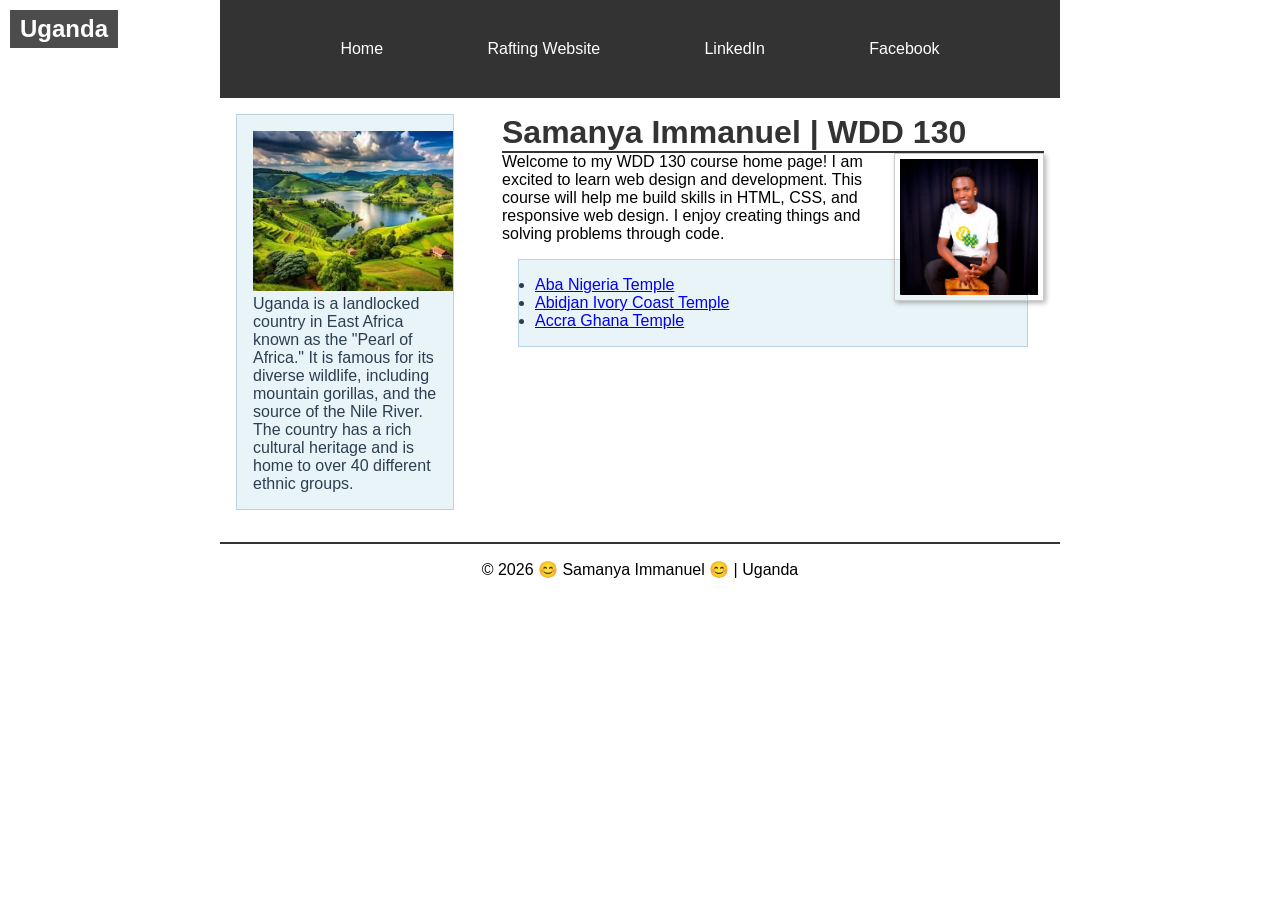
<file: index.html>
<!DOCTYPE html>
<html lang="en">

<head>
    <meta charset="UTF-8">
    <meta name="viewport" content="width=device-width, initial-scale=1.0">
    <meta name="description" content="Samanya Immanuel WDD 130 course home page - Learn web design and development, HTML, CSS, and responsive web design.">
    <meta name="author" content="Samanya Immanuel">
    <title> SAMANAYA IMMANUEL| WDD 130</title>
    <link rel="stylesheet" href="styles/styles.css">
</head>

<body>
    <header>
        <nav>
            <a href="#">Home</a>
            <a href="wwr/">Rafting Website</a>
            <a href="https://linkedin.com" target="_blank" rel="noopener">LinkedIn</a>
            <a href="https://facebook.com" target="_blank" rel="noopener">Facebook</a>
        </nav>
    </header>
    <div class="grid">
        <main>
            <h1>Samanya Immanuel | WDD 130</h1>
            <img src="week01/images/profile.jpg" alt="Profile picture of Samaya Immanuel" width="200">
            <p>Welcome to my WDD 130 course home page! I am excited to learn web design and development.
                This course will help me build skills in HTML, CSS, and responsive web design. I enjoy
                creating things and solving problems through code.</p>
            <ul class="box">
                <li><a href="https://www.churchofjesuschrist.org/temples/details/aba-nigeria-temple?lang=eng" target="_blank" rel="noopener">Aba Nigeria Temple</a></li>
                <li><a href="https://www.churchofjesuschrist.org/temples/details/abidjan-ivory-coast-temple?lang=eng" target="_blank" rel="noopener">Abidjan Ivory Coast Temple</a></li>
                <li><a href="https://www.churchofjesuschrist.org/temples/details/accra-ghana-temple?lang=eng" target="_blank" rel="noopener">Accra Ghana Temple</a></li>
            </ul>
        </main>
        <aside class="box">
            <h2>Uganda</h2>
            <img src="images/images.webp" alt="Uganda" width="200">
            <p>Uganda is a landlocked country in East Africa known as the "Pearl of Africa." It is famous for its diverse wildlife, including mountain gorillas, and the source of the Nile River. The country has a rich cultural heritage and is home to over 40 different ethnic groups.</p>
        </aside>
    </div>
    <footer>
        <p>&copy; 2026 😊 Samanya Immanuel 😊 | Uganda</p>
    </footer>
</body>

</html>
</file>
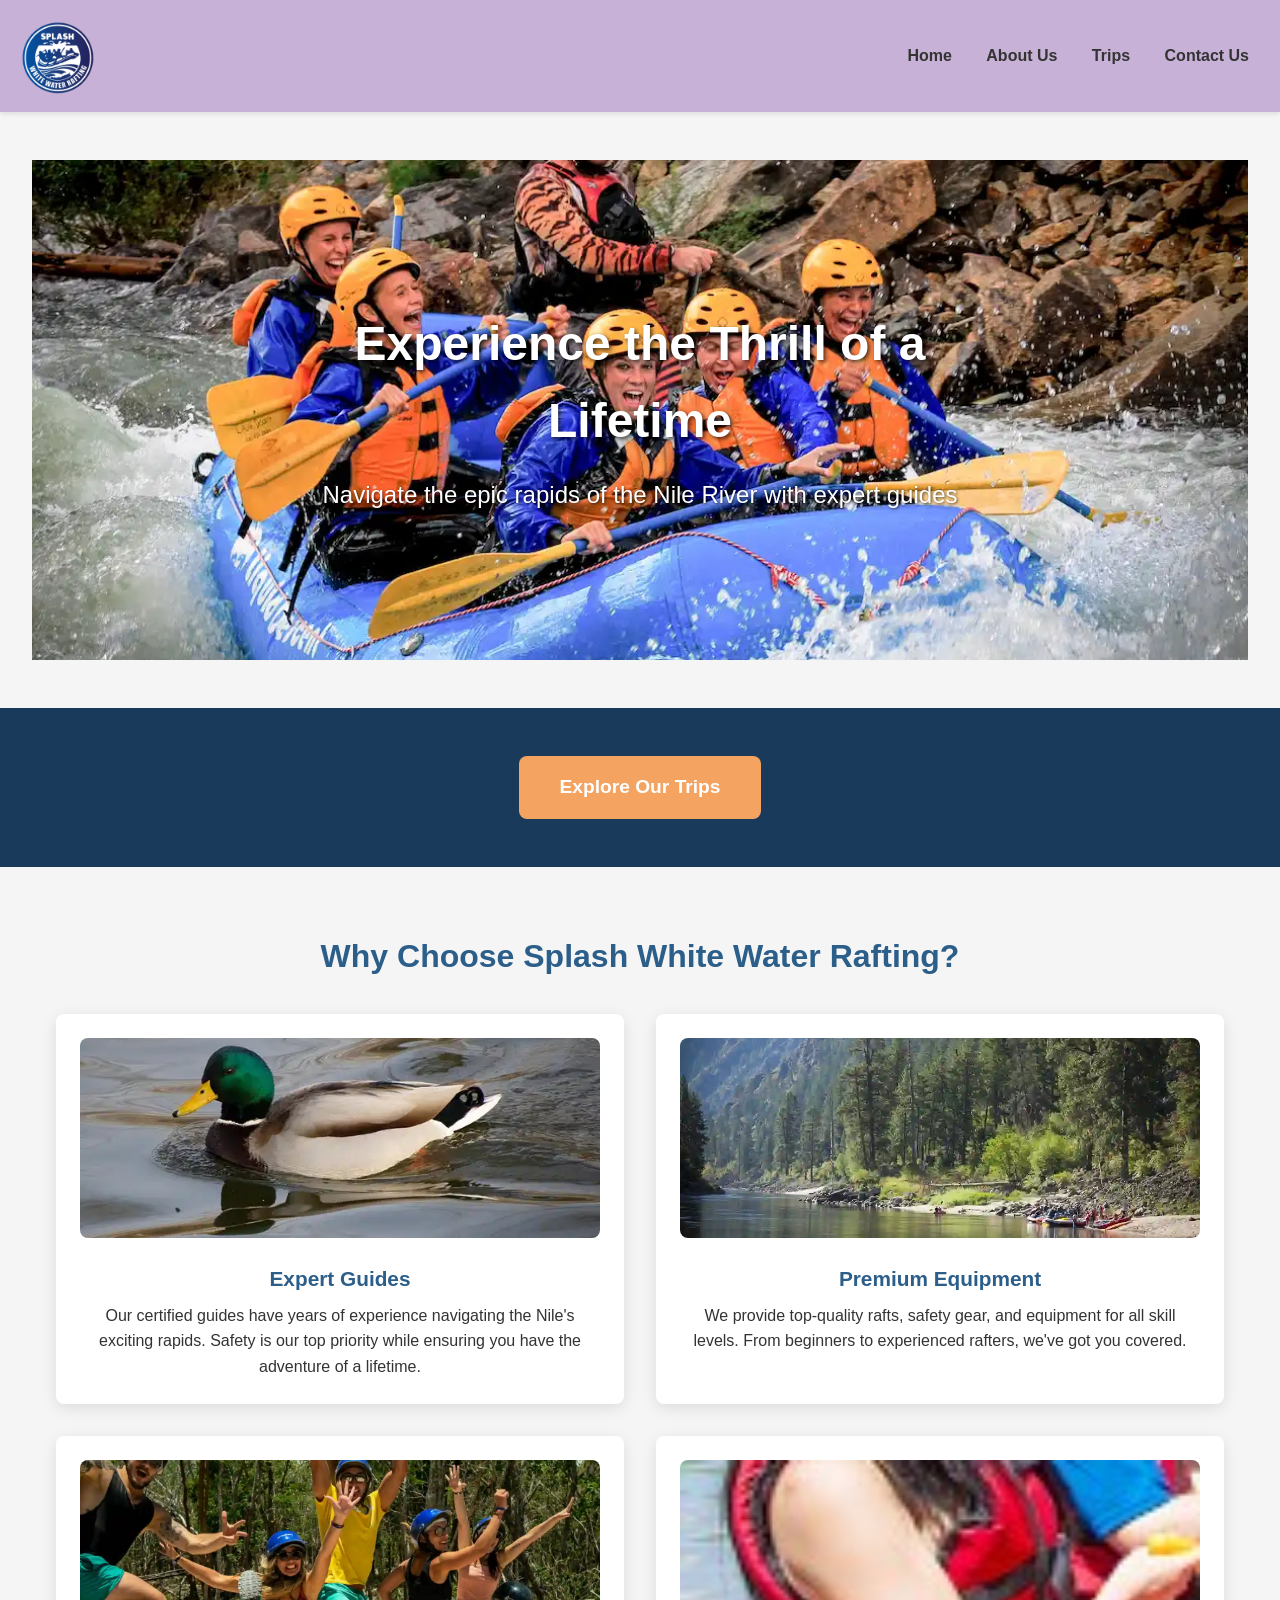
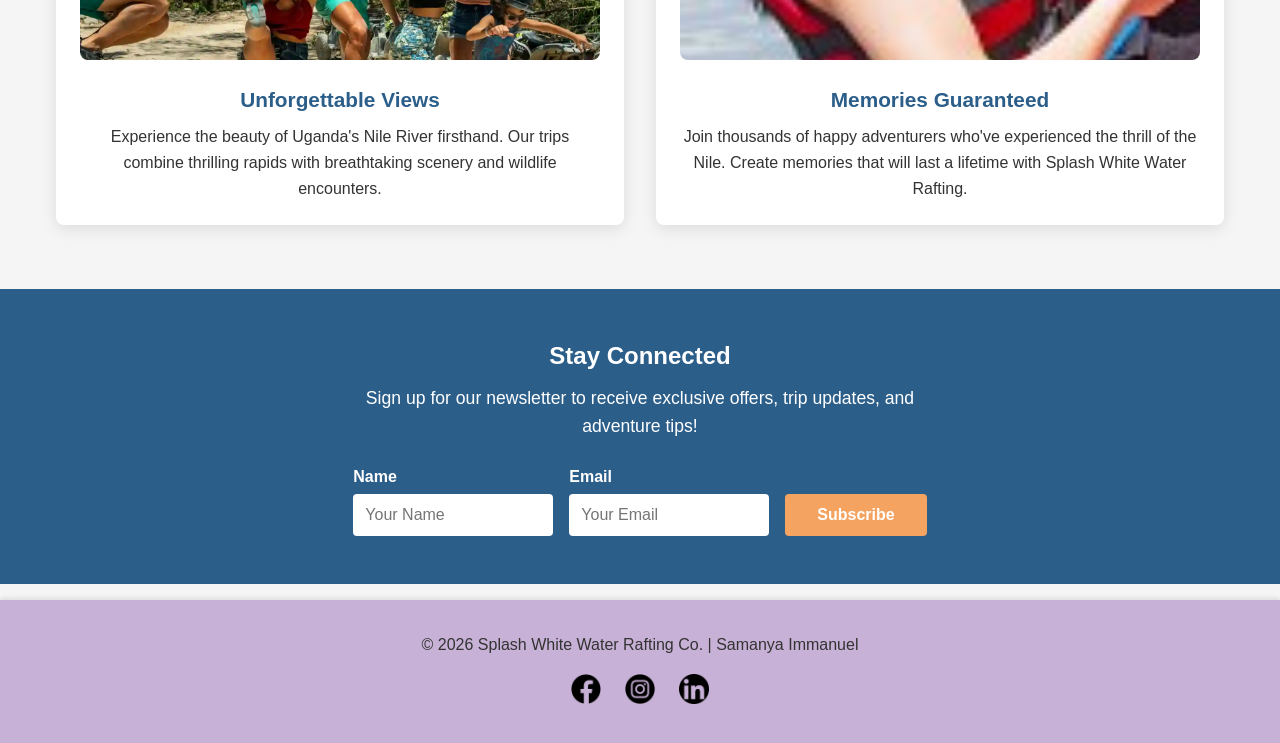
<file: wwr/index.html>
<!DOCTYPE html>
<html lang="en-US">
<head>
    <meta charset="UTF-8">
    <meta name="viewport" content="width=device-width, initial-scale=1.0">
    <meta name="description" content="Splash White Water Rafting Co. offers thrilling adventures on the Nile River in Jinja, Uganda. Book your exciting white water rafting trip today!">
    <meta name="author" content="Samanya Immanuel">
    <title>Home | Splash White Water Rafting Co.</title>
    <link rel="stylesheet" href="styles/rafting.css">
</head>
<body>
    <header>
        <img src="images/z-splash.png" alt="Splash White Water Rafting Logo" width="80">
        <nav>
            <a href="index.html">Home</a>
            <a href="about.html">About Us</a>
            <a href="trips.html">Trips</a>
            <a href="contact.html">Contact Us</a>
        </nav>
    </header>
    
    <main>
        <!-- Hero Section with Full-Width Image and Positioned Heading -->
        <section class="hero-home">
            <img src="images/hero.webp" alt="White water rafting adventure on the Nile River">
            <div class="hero-content">
                <h1>Experience the Thrill of a Lifetime</h1>
                <p>Navigate the epic rapids of the Nile River with expert guides</p>
            </div>
        </section>
        
        <!-- Call to Action -->
        <section class="cta-section">
            <a href="trips.html" class="cta-button">Explore Our Trips</a>
        </section>
        
        <!-- CSS Grid Section with Images and Content -->
        <section class="grid-section">
            <h2>Why Choose Splash White Water Rafting?</h2>
            <div class="grid-container">
                <div class="grid-item">
                    <img src="images/bird.webp" alt="Experienced rafting guides">
                    <h3>Expert Guides</h3>
                    <p>Our certified guides have years of experience navigating the Nile's exciting rapids. Safety is our top priority while ensuring you have the adventure of a lifetime.</p>
                </div>
                <div class="grid-item">
                    <img src="images/img.webp" alt="Premium rafting equipment">
                    <h3>Premium Equipment</h3>
                    <p>We provide top-quality rafts, safety gear, and equipment for all skill levels. From beginners to experienced rafters, we've got you covered.</p>
                </div>
                <div class="grid-item">
                    <img src="images/image.webp" alt="Stunning Nile River views">
                    <h3>Unforgettable Views</h3>
                    <p>Experience the beauty of Uganda's Nile River firsthand. Our trips combine thrilling rapids with breathtaking scenery and wildlife encounters.</p>
                </div>
                <div class="grid-item">
                    <img src="images/happy-client.jpg" alt="Satisfied customers">
                    <h3>Memories Guaranteed</h3>
                    <p>Join thousands of happy adventurers who've experienced the thrill of the Nile. Create memories that will last a lifetime with Splash White Water Rafting.</p>
                </div>
            </div>
        </section>
        
        <!-- Newsletter Signup -->
        <section class="newsletter-section">
            <div class="newsletter-content">
                <h2>Stay Connected</h2>
                <p>Sign up for our newsletter to receive exclusive offers, trip updates, and adventure tips!</p>
                <form class="newsletter-form" action="#" method="post">
                    <div class="newsletter-field">
                        <label for="newsletter-name">Name</label>
                        <input type="text" id="newsletter-name" name="name" placeholder="Your Name" required>
                    </div>
                    <div class="newsletter-field">
                        <label for="newsletter-email">Email</label>
                        <input type="email" id="newsletter-email" name="email" placeholder="Your Email" required>
                    </div>
                    <button type="submit">Subscribe</button>
                </form>
            </div>
        </section>
    </main>
    
    <footer>
        <p>&copy; 2026 Splash White Water Rafting Co. | Samanya Immanuel</p>
        <nav class="socialmedia">
            <a href="#"><img src="images/facebook.png" alt="Facebook"></a>
            <a href="#"><img src="images/instagram.png" alt="Instagram"></a>
            <a href="#"><img src="images/linkedin.png" alt="LinkedIn"></a>
        </nav>
    </footer>
</body>
</html>
</file>
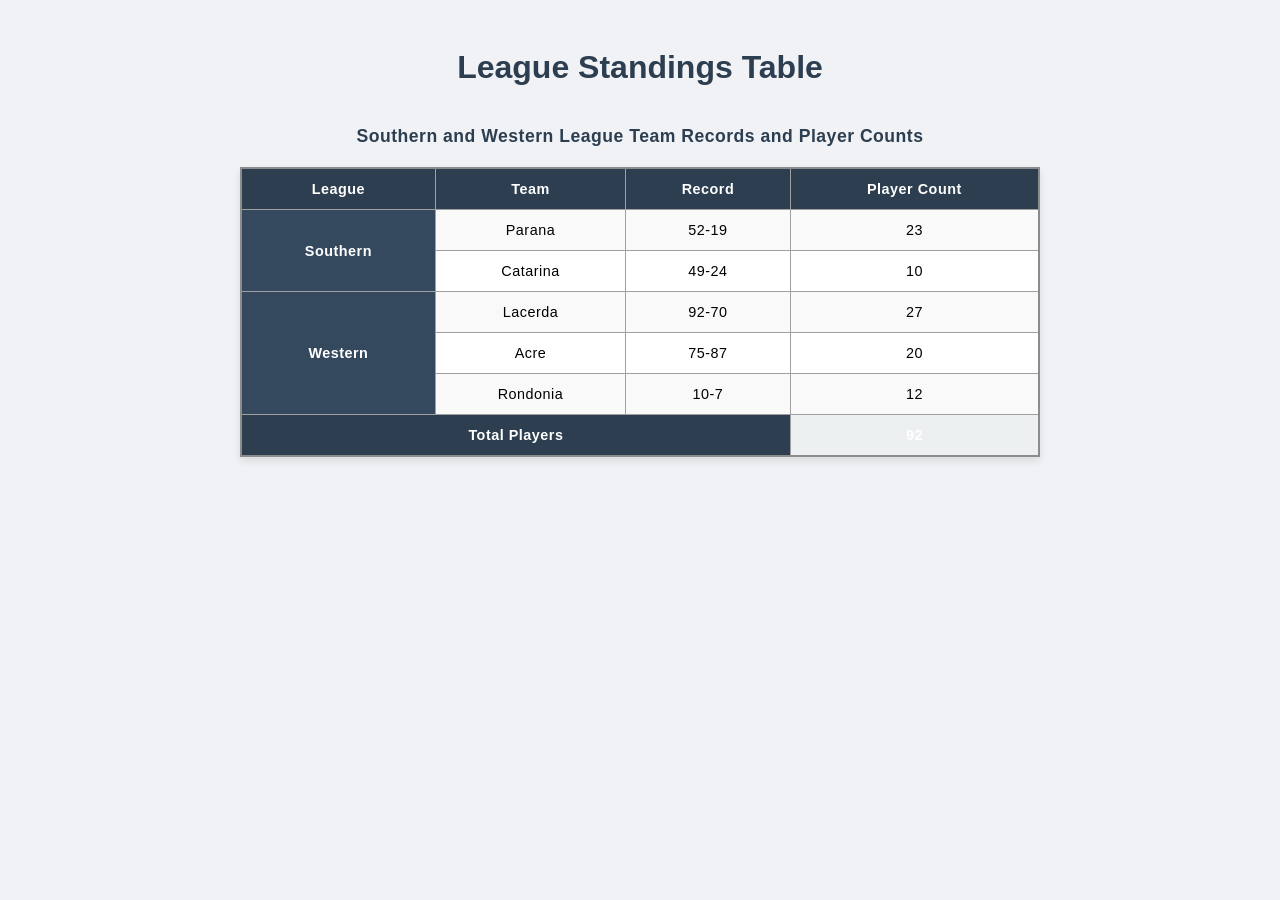
<file: week05/table.html>
<!DOCTYPE html>
<html lang="en">

<head>
    <meta charset="UTF-8">
    <meta name="viewport" content="width=device-width, initial-scale=1.0">
    <title>Table Exercise</title>
    <link rel="stylesheet" href="styles/table.css">
</head>

<body>
    <h1>League Standings Table</h1>
    <table>
        <caption>Southern and Western League Team Records and Player Counts</caption>
        <thead>
            <tr>
                <th>League</th>
                <th>Team</th>
                <th>Record</th>
                <th>Player Count</th>
            </tr>
        </thead>
        <tbody>
            <tr>
                <th rowspan="2">Southern</th>
                <td>Parana</td>
                <td>52-19</td>
                <td>23</td>
            </tr>
            <tr>
                <td>Catarina</td>
                <td>49-24</td>
                <td>10</td>
            </tr>
            <tr>
                <th rowspan="3">Western</th>
                <td>Lacerda</td>
                <td>92-70</td>
                <td>27</td>
            </tr>
            <tr>
                <td>Acre</td>
                <td>75-87</td>
                <td>20</td>
            </tr>
            <tr>
                <td>Rondonia</td>
                <td>10-7</td>
                <td>12</td>
            </tr>
        </tbody>
        <tfoot>
            <tr>
                <th colspan="3">Total Players</th>
                <td>92</td>
            </tr>
        </tfoot>
    </table>

    <!-- 
    ANALYSIS QUESTIONS:

    1. Why is rowspan used on the first cell of the first data row?
       The rowspan attribute is used on the first cell of the first data row to indicate that the "Southern" 
       league header should span across multiple rows in the same column. This occurs because there are 
       two teams (Parana and Catarina) belonging to the Southern league. By using rowspan="2", the cell 
       occupies the first column of both the first and second data rows, eliminating the need to repeat 
       "Southern" for each team. 
       
       The method for determining the correct number of rows to span is to count how many consecutive 
       rows in that column group share the same header value. For Southern, there are 2 teams so rowspan="2". 
       For Western, there are 3 teams so rowspan="3".

    2. How does border-collapse affect cell spacing and borders?
       The border-collapse property controls how table borders are rendered. When set to "collapse", 
       adjacent cell borders are merged into a single border, eliminating the double-border effect and 
       reducing spacing between cells. When set to "separate" (the default), each cell maintains its 
       own border with potential gaps between them. With collapse, the border becomes sharper and the 
       table takes up less space, while with separate, you can see distinct borders with spacing between 
       cells, but may get the "border doubling" effect where adjacent borders appear thicker.

    3. What elements does the selector "thead tr, tfoot tr" target?
       The selector "thead tr, tfoot tr" targets ALL tr (table row) elements that are direct children 
       of thead AND ALL tr elements that are direct children of tfoot. In the DOM tree, this includes:
       - All rows inside the <thead> element (the header row)
       - All rows inside the <tfoot> element (the footer row)
       This does NOT target rows in the <tbody> element.
    -->
</body>

</html>
</file>
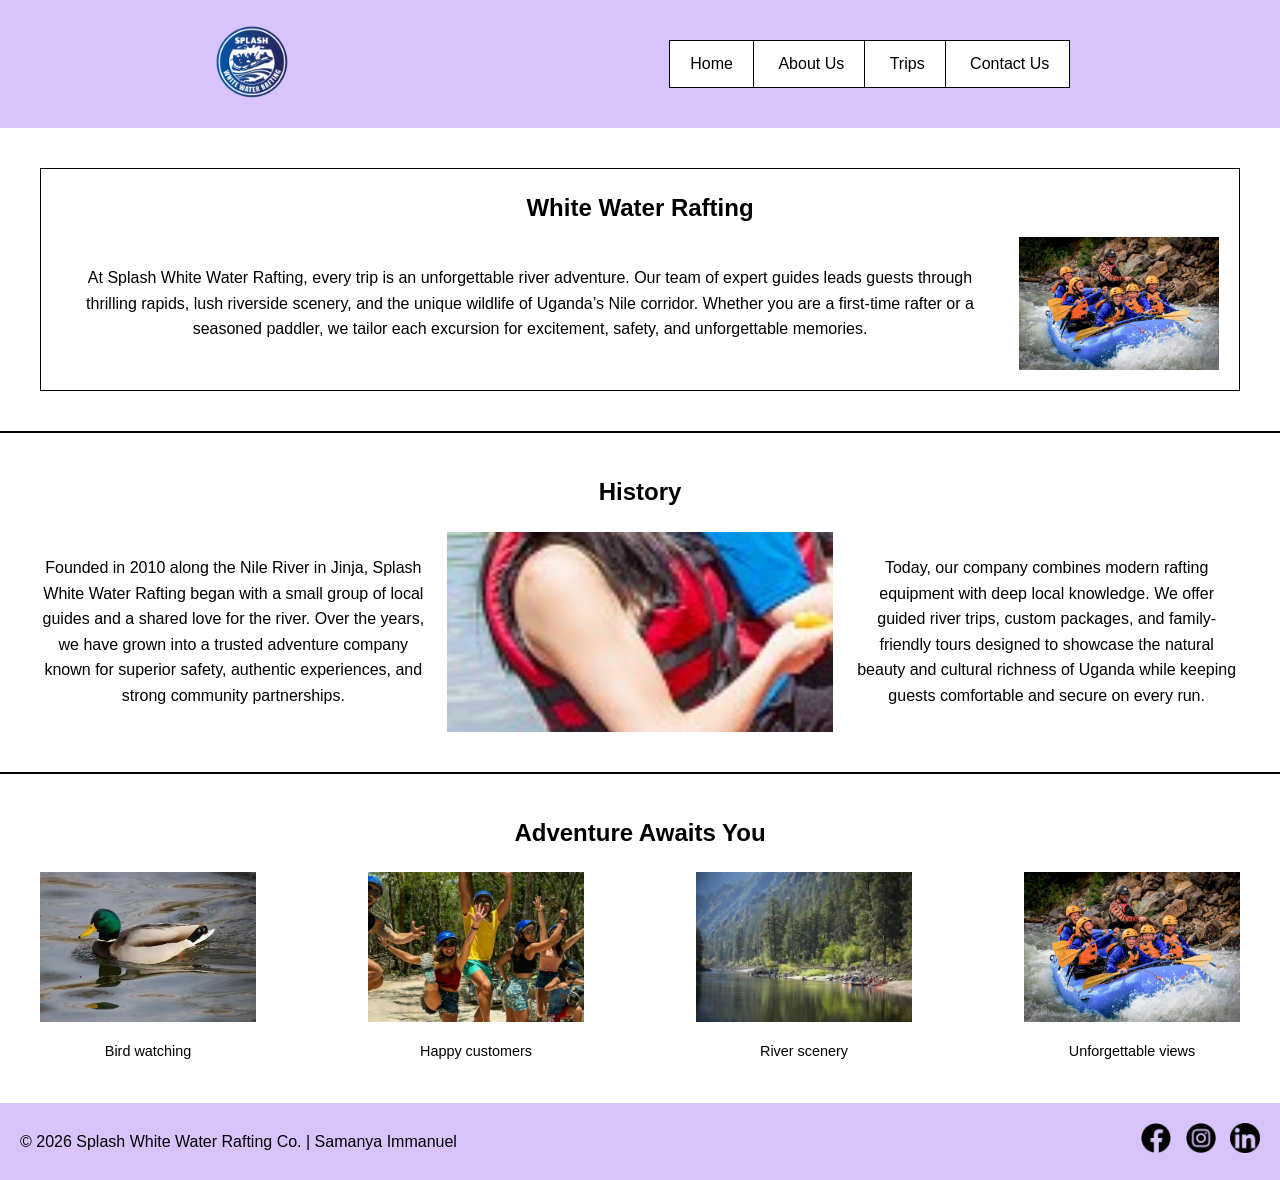
<file: wwr/about.html>
<!DOCTYPE html>
<html lang="en">
<head>
    <meta charset="UTF-8">
    <meta name="viewport" content="width=device-width, initial-scale=1.0">
    <title>White Water Rafting | About Us</title>
    <link rel="stylesheet" href="styles/style.css">
</head>
<body>
    <header>
        <div class="logo">
            <img src="images/z-splash.png" alt="WWR Logo">
        </div>
        <nav>
            <a href="index.html">Home</a>
            <a href="about.html">About Us</a>
            <a href="trips.html">Trips</a>
            <a href="contact.html">Contact Us</a>
        </nav>
    </header>

    <main>
        <section class="hero">
            <div class="hero-box">
                <h1>White Water Rafting</h1>
                <div class="hero-content">
                    <p>At Splash White Water Rafting, every trip is an unforgettable river adventure. Our team of expert guides leads guests through thrilling rapids, lush riverside scenery, and the unique wildlife of Uganda’s Nile corridor. Whether you are a first-time rafter or a seasoned paddler, we tailor each excursion for excitement, safety, and unforgettable memories.</p>
                    <img src="images/hero.webp" alt="Rafting adventure">
                </div>
            </div>
        </section>

        <section class="history">
            <h2>History</h2>
            <div class="history-container">
                <p>Founded in 2010 along the Nile River in Jinja, Splash White Water Rafting began with a small group of local guides and a shared love for the river. Over the years, we have grown into a trusted adventure company known for superior safety, authentic experiences, and strong community partnerships.</p>
                <img src="images/happy-client.jpg" alt="Our history">
                <p>Today, our company combines modern rafting equipment with deep local knowledge. We offer guided river trips, custom packages, and family-friendly tours designed to showcase the natural beauty and cultural richness of Uganda while keeping guests comfortable and secure on every run.</p>
            </div>
        </section>

        <section class="adventure">
            <h2>Adventure Awaits You</h2>
            <div class="gallery">
                <figure>
                    <img src="images/bird.webp" alt="Adventure 1">
                    <figcaption>Bird watching</figcaption>
                </figure>
                <figure>
                    <img src="images/image.webp" alt="Adventure 2">
                    <figcaption>Happy customers</figcaption>
                </figure>
                
                <figure>
                    <img src="images/img.webp" alt="Adventure 4">
                    <figcaption>River scenery</figcaption>
                </figure>
                <figure>
                    <img src="images/hero.webp" alt="Adventure 5">
                    <figcaption>Unforgettable views</figcaption>
                </figure>
            </div>
        </section>
    </main>

    <footer>
        <p>&copy; 2026 Splash White Water Rafting Co. | Samanya Immanuel</p>
        <div class="social-links">
            <a href="#"><img src="images/facebook.png" alt="FB"></a>
            <a href="#"><img src="images/instagram.png" alt="IG"></a>
            <a href="#"><img src="images/linkedin.png" alt="LinkedIn"></a>
        </div>
    </footer>
</body>
</html>
</file>
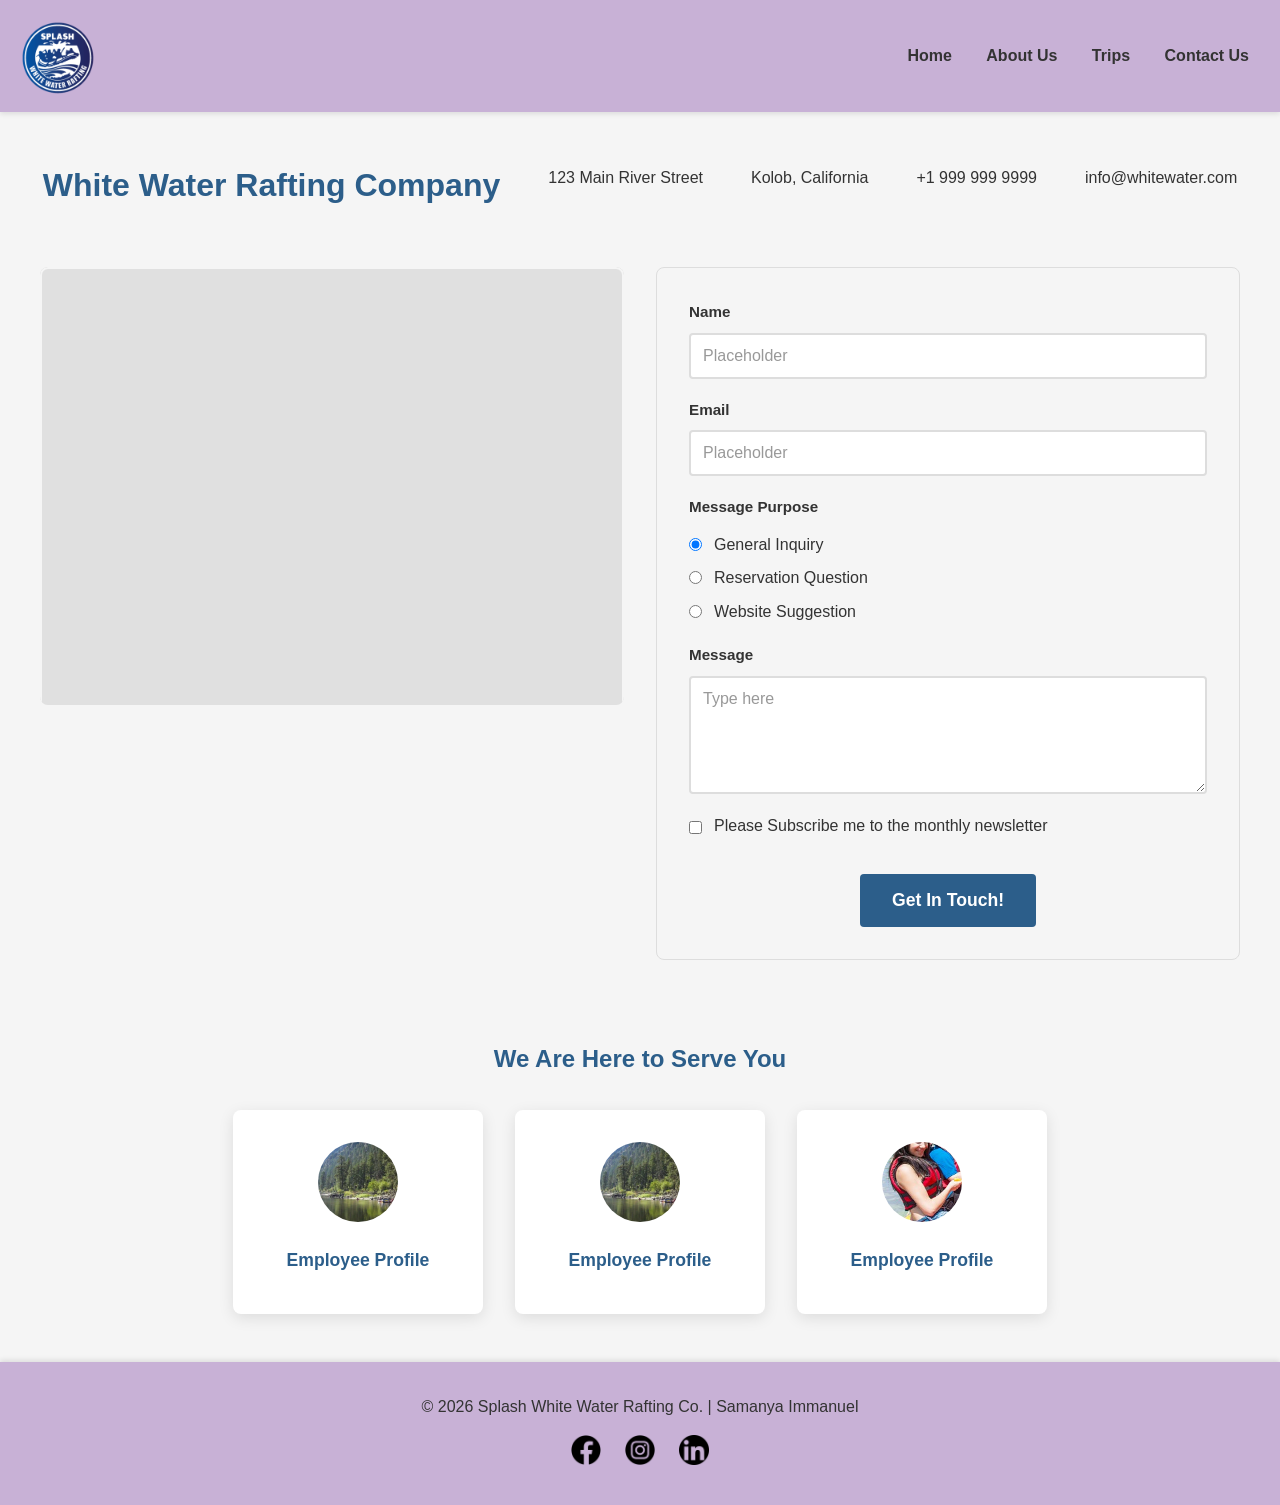
<file: wwr/contact.html>
<!DOCTYPE html>
<html lang="en-US">
<head>
    <meta charset="UTF-8">
    <meta name="viewport" content="width=device-width, initial-scale=1.0">
    <meta name="description" content="Contact Splash White Water Rafting Co. for reservations, inquiries, and adventure packages on the Nile River in Jinja, Uganda.">
    <meta name="author" content="Samanya Immanuel">
    <title>Contact Us | Splash White Water Rafting Co.</title>
    <link rel="stylesheet" href="styles/rafting.css">
</head>
<body>
    <header class="sticky-header">
        <img src="images/z-splash.png" alt="Splash White Water Rafting Logo" width="80">
        <nav>
            <a href="index.html">Home</a>
            <a href="about.html">About Us</a>
            <a href="trips.html">Trips</a>
            <a href="contact.html">Contact Us</a>
        </nav>
    </header>
    <main>
        <section class="contact-info-section">
            <div class="company-info">
                <h1>White Water Rafting Company</h1>
                <p>123 Main River Street</p>
                <p>Kolob, California</p>
                <p>+1 999 999 9999</p>
                <p>info@whitewater.com</p>
            </div>

            <div class="contact-container">
                <div class="map-box">
                    <div class="map-placeholder">
                        <iframe 
                            src="https://www.google.com/maps/embed?pb=!1m18!1m12!1m3!1d31918.123456789!2d33.204!3d0.428!2m3!1f0!2f0!3f0!3m2!1i1024!2i768!4f13.1!3m3!1m2!1s0x0%3A0x0!2zMMKwMjUnNDIuMCIkMzPCsDEyJzE1LjAiRQ!5e0!3m2!1sen!2sug!4v1234567890" 
                            width="100%" 
                            height="400" 
                            allowfullscreen="" 
                            loading="lazy" 
                            referrerpolicy="no-referrer-when-downgrade">
                        </iframe>
                    </div>
                </div>

                <div class="form-box">
                    <form id="contactForm" action="#" method="post" novalidate>
                        <div class="field">
                            <label for="name">Name</label>
                            <input type="text" id="name" name="name" placeholder="Placeholder">
                        </div>

                        <div class="field">
                            <label for="email">Email</label>
                            <input type="email" id="email" name="email" placeholder="Placeholder">
                        </div>

                        <fieldset class="message-purpose">
                            <legend>Message Purpose</legend>
                            <div class="radio-group">
                                <label>
                                    <input type="radio" name="purpose" value="general" checked> General Inquiry
                                </label>
                                <label>
                                    <input type="radio" name="purpose" value="reservation"> Reservation Question
                                </label>
                                <label>
                                    <input type="radio" name="purpose" value="website"> Website Suggestion
                                </label>
                            </div>
                        </fieldset>

                        <div class="field">
                            <label for="message">Message</label>
                            <textarea id="message" name="message" rows="5" placeholder="Type here"></textarea>
                        </div>

                        <div class="checkbox-group">
                            <label>
                                <input type="checkbox" name="newsletter"> Please Subscribe me to the monthly newsletter
                            </label>
                        </div>

                        <button type="submit" class="submit-btn">Get In Touch!</button>
                    </form>
                </div>
            </div>
        </section>

        <section class="team-section">
            <h2>We Are Here to Serve You</h2>
            <div class="team-grid">
                <div class="team-card">
                    <img src="images/img.webp" alt="Employee Profile">
                    <h3>Employee Profile</h3>
                </div>
                <div class="team-card">
                    <img src="images/img.webp" alt="Employee Profile">
                    <h3>Employee Profile</h3>
                </div>
                <div class="team-card">
                    <img src="images/happy-client.jpg" alt="Employee Profile">
                    <h3>Employee Profile</h3>
                </div>
            </div>
        </section>

        
    </main>
    <footer>
        <p>&copy; 2026 Splash White Water Rafting Co. | Samanya Immanuel</p>
        <nav class="socialmedia">
            <a href="#"><img src="images/facebook.png" alt="Facebook"></a>
            <a href="#"><img src="images/instagram.png" alt="Instagram"></a>
            <a href="#"><img src="images/linkedin.png" alt="LinkedIn"></a>
        </nav>
    </footer>
    <script src="scripts/contact.js"></script>
</body>
</html>
</file>
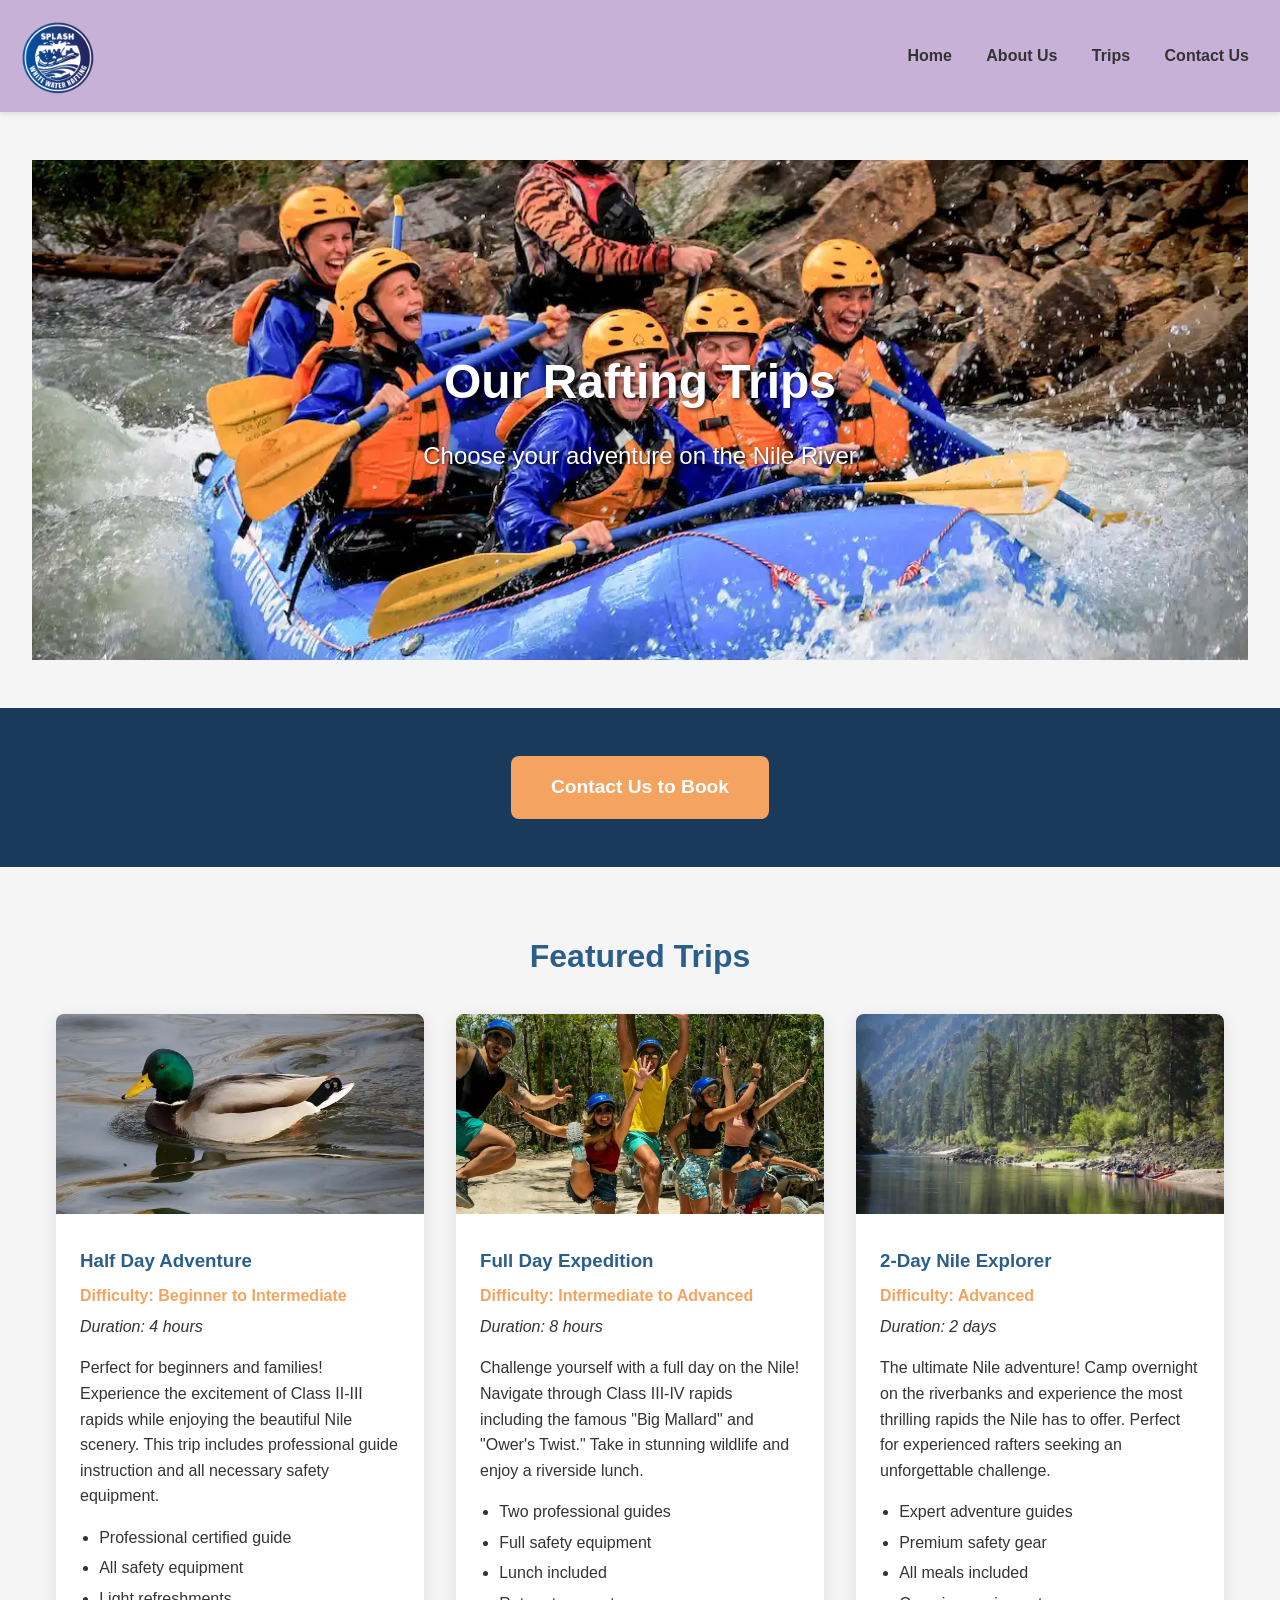
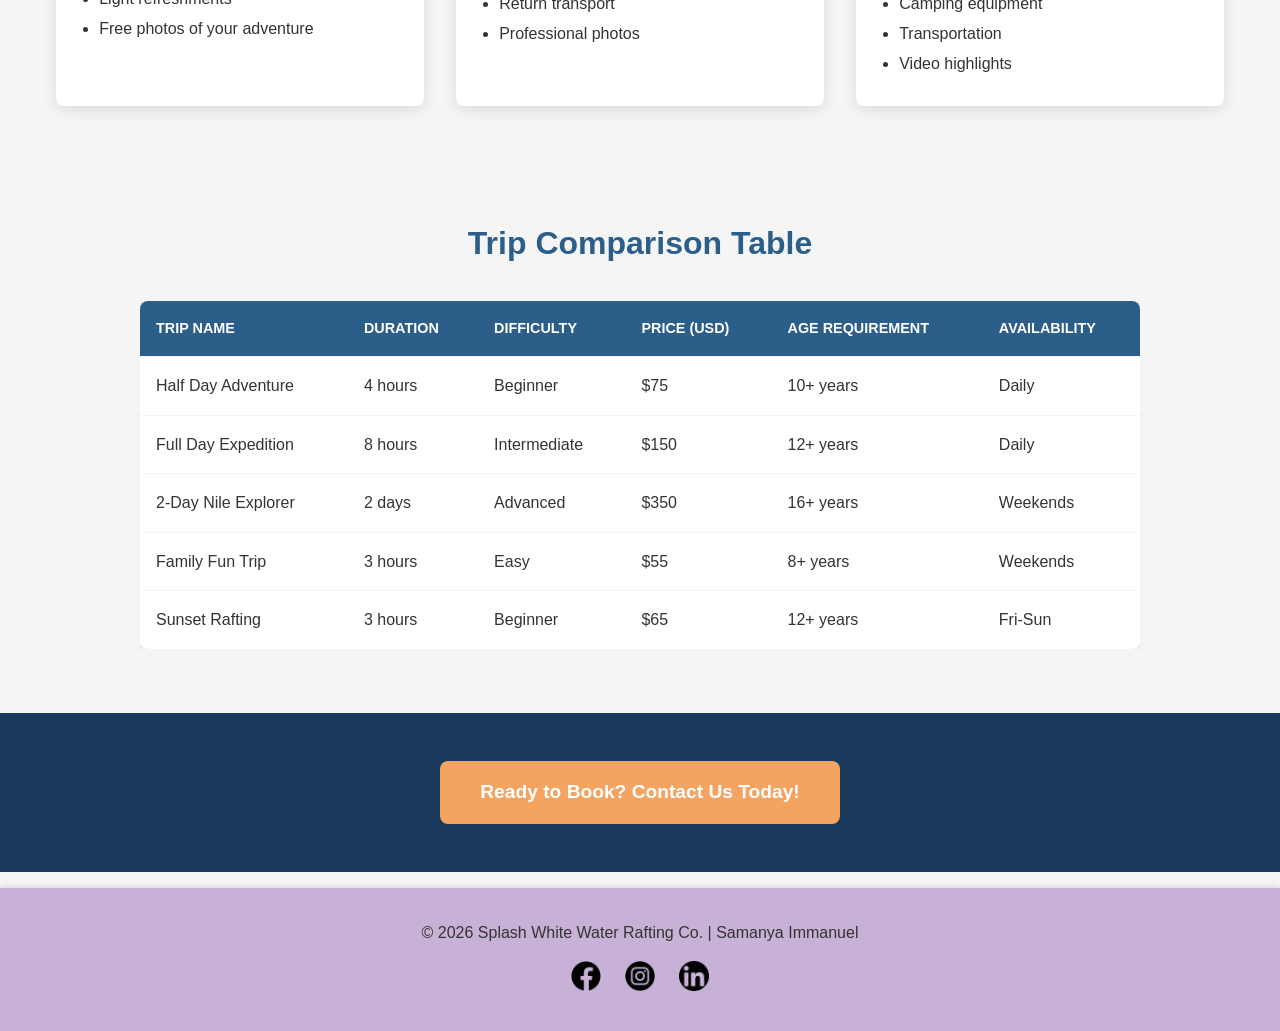
<file: wwr/trips.html>
<!DOCTYPE html>
<html lang="en-US">
<head>
    <meta charset="UTF-8">
    <meta name="viewport" content="width=device-width, initial-scale=1.0">
    <meta name="description" content="Explore our exciting white water rafting trips on the Nile River. From half-day adventures to multi-day expeditions, find your perfect rafting experience.">
    <meta name="author" content="Samanya Immanuel">
    <title>Trips | Splash White Water Rafting Co.</title>
    <link rel="stylesheet" href="styles/rafting.css">
</head>
<body>
    <header>
        <img src="images/z-splash.png" alt="Splash White Water Rafting Logo" width="80">
        <nav>
            <a href="index.html">Home</a>
            <a href="about.html">About Us</a>
            <a href="trips.html">Trips</a>
            <a href="contact.html">Contact Us</a>
        </nav>
    </header>
    
    <main>
        <!-- Hero Section -->
        <section class="hero-home">
            <img src="images/hero.webp" alt="White water rafting trips on the Nile">
            <div class="hero-content">
                <h1>Our Rafting Trips</h1>
                <p>Choose your adventure on the Nile River</p>
            </div>
        </section>
        
        <!-- Call to Action -->
        <section class="cta-section">
            <a href="contact.html" class="cta-button">Contact Us to Book</a>
        </section>
        
        <!-- Trip Descriptions -->
        <section class="trips-section">
            <h2>Featured Trips</h2>
            
            <div class="trip-cards">
                <!-- Trip 1 -->
                <article class="trip-card">
                    <img src="images/bird.webp" alt="Half Day Adventure">
                    <div class="trip-info">
                        <h3>Half Day Adventure</h3>
                        <p class="trip-difficulty">Difficulty: Beginner to Intermediate</p>
                        <p class="trip-duration">Duration: 4 hours</p>
                        <p>Perfect for beginners and families! Experience the excitement of Class II-III rapids while enjoying the beautiful Nile scenery. This trip includes professional guide instruction and all necessary safety equipment.</p>
                        <ul class="trip-includes">
                            <li>Professional certified guide</li>
                            <li>All safety equipment</li>
                            <li>Light refreshments</li>
                            <li>Free photos of your adventure</li>
                        </ul>
                    </div>
                </article>
                
                <!-- Trip 2 -->
                <article class="trip-card">
                    <img src="images/image.webp" alt="Full Day Expedition">
                    <div class="trip-info">
                        <h3>Full Day Expedition</h3>
                        <p class="trip-difficulty">Difficulty: Intermediate to Advanced</p>
                        <p class="trip-duration">Duration: 8 hours</p>
                        <p>Challenge yourself with a full day on the Nile! Navigate through Class III-IV rapids including the famous "Big Mallard" and "Ower's Twist." Take in stunning wildlife and enjoy a riverside lunch.</p>
                        <ul class="trip-includes">
                            <li>Two professional guides</li>
                            <li>Full safety equipment</li>
                            <li>Lunch included</li>
                            <li>Return transport</li>
                            <li>Professional photos</li>
                        </ul>
                    </div>
                </article>
                
                <!-- Trip 3 -->
                <article class="trip-card">
                    <img src="images/img.webp" alt="Multi-Day Adventure">
                    <div class="trip-info">
                        <h3>2-Day Nile Explorer</h3>
                        <p class="trip-difficulty">Difficulty: Advanced</p>
                        <p class="trip-duration">Duration: 2 days</p>
                        <p>The ultimate Nile adventure! Camp overnight on the riverbanks and experience the most thrilling rapids the Nile has to offer. Perfect for experienced rafters seeking an unforgettable challenge.</p>
                        <ul class="trip-includes">
                            <li>Expert adventure guides</li>
                            <li>Premium safety gear</li>
                            <li>All meals included</li>
                            <li>Camping equipment</li>
                            <li>Transportation</li>
                            <li>Video highlights</li>
                        </ul>
                    </div>
                </article>
            </div>
        </section>
        
        <!-- Trips Table -->
        <section class="table-section">
            <h2>Trip Comparison Table</h2>
            <div class="table-container">
                <table>
                    <thead>
                        <tr>
                            <th>Trip Name</th>
                            <th>Duration</th>
                            <th>Difficulty</th>
                            <th>Price (USD)</th>
                            <th>Age Requirement</th>
                            <th>Availability</th>
                        </tr>
                    </thead>
                    <tbody>
                        <tr>
                            <td>Half Day Adventure</td>
                            <td>4 hours</td>
                            <td>Beginner</td>
                            <td>$75</td>
                            <td>10+ years</td>
                            <td>Daily</td>
                        </tr>
                        <tr>
                            <td>Full Day Expedition</td>
                            <td>8 hours</td>
                            <td>Intermediate</td>
                            <td>$150</td>
                            <td>12+ years</td>
                            <td>Daily</td>
                        </tr>
                        <tr>
                            <td>2-Day Nile Explorer</td>
                            <td>2 days</td>
                            <td>Advanced</td>
                            <td>$350</td>
                            <td>16+ years</td>
                            <td>Weekends</td>
                        </tr>
                        <tr>
                            <td>Family Fun Trip</td>
                            <td>3 hours</td>
                            <td>Easy</td>
                            <td>$55</td>
                            <td>8+ years</td>
                            <td>Weekends</td>
                        </tr>
                        <tr>
                            <td>Sunset Rafting</td>
                            <td>3 hours</td>
                            <td>Beginner</td>
                            <td>$65</td>
                            <td>12+ years</td>
                            <td>Fri-Sun</td>
                        </tr>
                    </tbody>
                </table>
            </div>
        </section>
        
        <!-- Final Call to Action -->
        <section class="cta-section">
            <a href="contact.html" class="cta-button">Ready to Book? Contact Us Today!</a>
        </section>
    </main>
    
    <footer>
        <p>&copy; 2026 Splash White Water Rafting Co. | Samanya Immanuel</p>
        <nav class="socialmedia">
            <a href="#"><img src="images/facebook.png" alt="Facebook"></a>
            <a href="#"><img src="images/instagram.png" alt="Instagram"></a>
            <a href="#"><img src="images/linkedin.png" alt="LinkedIn"></a>
        </nav>
    </footer>
</body>
</html>
</file>
<file: styles/styles.css>
/* Universal Selector */
* {
    margin: 0;
    padding: 0;
    box-sizing: border-box;
}

/* General Styles */
body {
    font-family: Arial, Helvetica, sans-serif;
    margin: 0;
    padding: 0;
}

/* Header and Footer Styles */
header, .grid, footer {
    max-width: 840px;
    margin: 0 auto;
}

/* Header Styles */
header {
    background-color: #333;
    color: white;
    padding: 1rem;
}

nav {
    background-color: #333;
    padding: 1rem;
    display: flex;
    justify-content: space-evenly;
    align-items: center;
}

nav a {
    color: white;
    text-decoration: none;
    padding: 0.5rem 1rem;
    display: block;
}

/* Main Styles */
main {
    padding: 1rem;
}

h1 {
    color: #333;
    border-bottom: 2px solid #333;
}

main img {
    width: 150px;
    height: auto;
    border: 1px solid #ccc;
    padding: 5px;
    box-shadow: 2px 2px 5px rgba(0,0,0,0.3);
    float: right;
    margin-left: 1rem;
}

/* Paragraph Styles */
p {
    padding: 0;
}

/* Grid Layout */
.grid {
    display: grid;
    grid-template-columns: 250px 1fr;
    gap: 1rem;
}

aside {
    grid-row: 1 / 2;
}

aside img {
    width: 200px;
    height: auto;
}

aside h2 {
    position: absolute;
    top: 10px;
    left: 10px;
    background-color: rgba(0, 0, 0, 0.7);
    color: white;
    padding: 5px 10px;
}

/* Footer Styles */
footer {
    margin-top: 1rem;
    border-top: 2px solid #333;
    text-align: center;
    padding: 1rem;
}

/* Class Selectors */
.box {
    margin: 1rem;
    padding: 1rem;
    background-color: #e8f4f8;
    color: #2c3e50;
    border: 1px solid #b8d4e3;
}
</file>
<file: wwr/styles/rafting.css>
/* --- CSS Variables / Custom Properties --- */
:root {
    --primary-color: #2c5e8a;
    --secondary-color: #f4a460;
    --accent-color: #1a3a5c;
    --white: #ffffff;
    --light-gray: #f5f5f5;
    --dark-gray: #333333;
    --radius: 8px;
    --purple-header: #c8b1d6;
}

/* --- Universal Selector Reset --- */
* {
    margin: 0;
    padding: 0;
    box-sizing: border-box;
}

body {
    font-family: Arial, sans-serif;
    background-color: var(--light-gray);
    color: var(--dark-gray);
    line-height: 1.6;
}

/* --- Header --- */
header {
    background-color: var(--purple-header);
    padding: 1rem;
    display: flex;
    justify-content: space-between;
    align-items: center;
    box-shadow: 0 2px 5px rgba(0, 0, 0, 0.1);
}

header img {
    max-width: 80px;
}

nav a {
    color: var(--dark-gray);
    text-decoration: none;
    margin: 0 15px;
    font-weight: bold;
}

nav a:hover {
    color: var(--primary-color);
}

/* --- Hero Section --- */
.hero {
    position: relative;
    text-align: center;
    background-color: var(--accent-color);
}

.hero img {
    width: 100%;
    height: auto;
    display: block;
}

.hero h1 {
    position: absolute;
    top: 50%;
    left: 50%;
    transform: translate(-50%, -50%);
    color: var(--white);
    font-size: 2.5rem;
    text-shadow: 2px 2px 4px rgba(0, 0, 0, 0.7);
}

.hero article {
    position: absolute;
    bottom: 20px;
    right: 20px;
    background: rgba(255, 255, 255, 0.9);
    padding: 15px;
    border-radius: 8px;
    max-width: 300px;
}

.hero article h2 {
    font-size: 1.1rem;
    color: var(--primary-color);
    margin-bottom: 8px;
}

.hero article img {
    float: right;
    width: 100px;
    margin-left: 10px;
    border-radius: var(--radius);
}

/* --- Sections --- */
section {
    padding: 2rem;
    margin: 1rem 0;
}

h2 {
    color: var(--primary-color);
    margin-bottom: 1rem;
}

/* --- Adventure Figures --- */
.adventure-container {
    display: flex;
    flex-wrap: wrap;
    justify-content: space-around;
    gap: 20px;
}

.adventure-container figure {
    margin: 10px;
    text-align: center;
    background-color: var(--white);
    padding: 10px;
    border-radius: 8px;
    box-shadow: 0 4px 20px rgba(0, 0, 0, 0.1);
    max-width: 200px;
}

.adventure-container figure img {
    width: 100%;
    border-radius: 8px;
}

.adventure-container figcaption {
    margin-top: 10px;
    font-weight: bold;
    color: var(--primary-color);
}

/* --- Footer --- */
footer {
    background-color: var(--purple-header);
    color: var(--dark-gray);
    padding: 2rem;
    text-align: center;
    box-shadow: 0 -2px 5px rgba(0, 0, 0, 0.1);
}

footer p {
    margin-bottom: 1rem;
}

.socialmedia a {
    text-decoration: none;
    margin: 0 10px;
}

.socialmedia img {
    width: 30px;
    height: 30px;
}

/* --- Contact Section --- */
.contact-info-section {
    padding: 2rem;
    margin: 1rem 0;
}

.company-info {
    text-align: center;
    margin-bottom: 3rem;
}

.company-info h1 {
    color: var(--primary-color);
    margin-bottom: 0.5rem;
    font-size: 2rem;
}

.company-info p {
    margin: 0.3rem 0;
    color: var(--dark-gray);
}

/* Contact Container - Map and Form Side by Side */
.contact-container {
    display: flex;
    flex-wrap: wrap;
    gap: 2rem;
    max-width: 1200px;
    margin: 0 auto;
}

.map-box {
    flex: 1 1 400px;
    min-width: 300px;
}

.form-box {
    flex: 1 1 400px;
    min-width: 300px;
}

/* Map Styling */
.map-box {
    position: relative;
}

.map-placeholder {
    position: relative;
    width: 100%;
    padding-bottom: 75%; /* Aspect ratio 4:3 */
    overflow: hidden;
    border-radius: 8px;
    background-color: #e0e0e0;
}

.map-placeholder iframe {
    position: absolute;
    top: 0;
    left: 0;
    width: 100%;
    height: 100%;
    border: none;
    border-radius: 8px;
}

/* Form Styling */
.form-box {
    background-color: var(--white);
    padding: 2rem;
    border-radius: 8px;
    border: 1px solid #ddd;
}

.form-box form {
    display: flex;
    flex-direction: column;
    gap: 1.5rem;
}

.field {
    display: flex;
    flex-direction: column;
}

.field label {
    margin-bottom: 0.5rem;
    font-weight: bold;
    font-size: 0.95rem;
}

.field input, 
.field textarea {
    padding: 10px 12px;
    border: 1px solid #ccc;
    border-radius: 4px;
    font-size: 0.95rem;
    font-family: inherit;
}

.field input:focus,
.field textarea:focus {
    outline: none;
    border-color: var(--primary-color);
    box-shadow: 0 0 4px rgba(0, 0, 0, 0.1);
}

.field textarea {
    resize: vertical;
}

.message-purpose {
    border: none;
    padding: 0;
    margin: 0;
}

.message-purpose legend {
    font-weight: bold;
    font-size: 0.95rem;
    margin-bottom: 0.75rem;
    padding: 0;
}

.radio-group {
    display: flex;
    flex-direction: column;
    gap: 0.5rem;
}

.radio-group label {
    display: flex;
    align-items: center;
    font-weight: normal;
    cursor: pointer;
    margin: 0;
}

.radio-group input[type="radio"] {
    margin-right: 0.75rem;
    cursor: pointer;
}

.checkbox-group {
    display: flex;
    align-items: flex-start;
    gap: 0.75rem;
}

.checkbox-group label {
    display: flex;
    align-items: center;
    font-weight: normal;
    cursor: pointer;
    margin: 0;
}

.checkbox-group input[type="checkbox"] {
    margin-right: 0.75rem;
    margin-top: 0.2rem;
    cursor: pointer;
}

/* Button Styling */
.submit-btn {
    background-color: var(--primary-color);
    color: var(--white);
    padding: 1rem 2rem;
    border: none;
    border-radius: 4px;
    font-size: 1rem;
    font-weight: bold;
    cursor: pointer;
    transition: background-color 0.3s;
    align-self: center;
}

.submit-btn:hover {
    background-color: var(--accent-color);
}

/* --- Team Section for Contact Page --- */
.team-section {
    padding: 2rem;
    margin: 1rem 0;
    text-align: center;
    background-color: var(--light-gray);
}

.team-section h2 {
    text-align: center;
    color: var(--primary-color);
    margin-bottom: 2rem;
    font-size: 1.5rem;
}

.team-grid {
    display: flex;
    flex-wrap: wrap;
    justify-content: center;
    gap: 2rem;
    max-width: 1000px;
    margin: 0 auto;
}

.team-card {
    background-color: var(--white);
    padding: 2rem 1.5rem;
    border-radius: 8px;
    text-align: center;
    box-shadow: 0 4px 15px rgba(0, 0, 0, 0.1);
    flex: 1;
    min-width: 200px;
    max-width: 250px;
}

.team-card img {
    width: 80px;
    height: 80px;
    border-radius: 50%;
    object-fit: cover;
    background-color: #e0e0e0;
    margin-bottom: 1rem;
}

.team-card h3 {
    color: var(--primary-color);
    margin-bottom: 0.5rem;
    font-size: 1.1rem;
}

/* --- Responsive Design --- */
@media (max-width: 768px) {
    header {
        flex-direction: column;
        gap: 1rem;
    }
    
    nav a {
        margin: 0 10px;
    }
    
    .hero h1 {
        font-size: 1.5rem;
    }
    
    .company-info {
        margin-bottom: 2rem;
    }
    
    .contact-container {
        flex-direction: column;
    }
    
    .map-placeholder {
        padding-bottom: 60%;
    }
    
    .team-grid {
        flex-direction: column;
        align-items: center;
    }
    
    .team-card {
        width: 100%;
        max-width: 300px;
    }
    
    .hero-home {
        min-height: 300px;
    }
    
    .hero-content h1 {
        font-size: 1.8rem;
    }
    
    .grid-container {
        grid-template-columns: 1fr;
    }
    
    .trip-cards {
        grid-template-columns: 1fr;
    }
    
    .newsletter-form {
        flex-direction: column;
    }
}

/* --- Home Page Hero Section --- */
.hero-home {
    position: relative;
    width: 100%;
    overflow: hidden;
}

.hero-home img {
    width: 100%;
    height: 500px;
    object-fit: cover;
    display: block;
}

.hero-content {
    position: absolute;
    top: 50%;
    left: 50%;
    transform: translate(-50%, -50%);
    text-align: center;
    color: var(--white);
    z-index: 1;
}

.hero-content h1 {
    font-size: 3rem;
    text-shadow: 2px 2px 4px rgba(0, 0, 0, 0.7);
    margin-bottom: 1rem;
}

.hero-content p {
    font-size: 1.5rem;
    text-shadow: 1px 1px 3px rgba(0, 0, 0, 0.7);
}

/* --- Call to Action Section --- */
.cta-section {
    background-color: var(--accent-color);
    padding: 3rem 1rem;
    text-align: center;
}

.cta-button {
    display: inline-block;
    background-color: var(--secondary-color);
    color: var(--white);
    padding: 1rem 2.5rem;
    text-decoration: none;
    font-size: 1.2rem;
    font-weight: bold;
    border-radius: 8px;
    transition: background-color 0.3s, transform 0.3s;
}

.cta-button:hover {
    background-color: #e69500;
    transform: scale(1.05);
}

/* --- CSS Grid Section --- */
.grid-section {
    padding: 3rem 1rem;
    max-width: 1200px;
    margin: 0 auto;
}

.grid-section h2 {
    text-align: center;
    color: var(--primary-color);
    margin-bottom: 2rem;
    font-size: 2rem;
}

.grid-container {
    display: grid;
    grid-template-columns: repeat(2, 1fr);
    gap: 2rem;
}

.grid-item {
    background-color: var(--white);
    border-radius: 8px;
    padding: 1.5rem;
    box-shadow: 0 4px 15px rgba(0, 0, 0, 0.1);
    text-align: center;
}

.grid-item img {
    width: 100%;
    height: 200px;
    object-fit: cover;
    border-radius: 8px;
    margin-bottom: 1rem;
}

.grid-item h3 {
    color: var(--primary-color);
    margin-bottom: 0.5rem;
    font-size: 1.3rem;
}

.grid-item p {
    color: var(--dark-gray);
    line-height: 1.6;
}

/* --- Newsletter Section --- */
.newsletter-section {
    background-color: var(--primary-color);
    padding: 3rem 1rem;
    text-align: center;
}

.newsletter-content {
    max-width: 600px;
    margin: 0 auto;
    color: var(--white);
}

.newsletter-content h2 {
    color: var(--white);
    margin-bottom: 0.5rem;
}

.newsletter-content p {
    margin-bottom: 1.5rem;
    font-size: 1.1rem;
}

.newsletter-form {
    display: flex;
    gap: 1rem;
    justify-content: center;
    flex-wrap: wrap;
}

.newsletter-field {
    display: flex;
    flex-direction: column;
    text-align: left;
}

.newsletter-field label {
    margin-bottom: 0.3rem;
    font-weight: bold;
}

.newsletter-field input {
    padding: 12px;
    border: none;
    border-radius: 4px;
    font-size: 1rem;
    width: 200px;
}

.newsletter-section button[type="submit"] {
    background-color: var(--secondary-color);
    color: var(--white);
    padding: 12px 2rem;
    border: none;
    border-radius: 4px;
    font-size: 1rem;
    font-weight: bold;
    cursor: pointer;
    transition: background-color 0.3s;
    margin-top: auto;
}

.newsletter-section button[type="submit"]:hover {
    background-color: #e69500;
}

/* --- Trips Page Styles --- */
.trips-section {
    padding: 3rem 1rem;
    max-width: 1200px;
    margin: 0 auto;
}

.trips-section h2 {
    text-align: center;
    color: var(--primary-color);
    margin-bottom: 2rem;
    font-size: 2rem;
}

.trip-cards {
    display: grid;
    grid-template-columns: repeat(3, 1fr);
    gap: 2rem;
}

.trip-card {
    background-color: var(--white);
    border-radius: 8px;
    overflow: hidden;
    box-shadow: 0 4px 15px rgba(0, 0, 0, 0.1);
    transition: transform 0.3s;
}

.trip-card:hover {
    transform: translateY(-5px);
}

.trip-card img {
    width: 100%;
    height: 200px;
    object-fit: cover;
}

.trip-info {
    padding: 1.5rem;
}

.trip-info h3 {
    color: var(--primary-color);
    margin-bottom: 0.5rem;
}

.trip-difficulty {
    color: var(--secondary-color);
    font-weight: bold;
    margin-bottom: 0.3rem;
}

.trip-duration {
    color: var(--dark-gray);
    font-style: italic;
    margin-bottom: 1rem;
}

.trip-includes {
    margin-top: 1rem;
    padding-left: 1.2rem;
}

.trip-includes li {
    margin-bottom: 0.3rem;
}

/* --- Trips Table Section --- */
.table-section {
    padding: 3rem 1rem;
    background-color: var(--light-gray);
}

.table-section h2 {
    text-align: center;
    color: var(--primary-color);
    margin-bottom: 2rem;
    font-size: 2rem;
}

.table-container {
    max-width: 1000px;
    margin: 0 auto;
    overflow-x: auto;
}

table {
    width: 100%;
    border-collapse: collapse;
    background-color: var(--white);
    border-radius: 8px;
    overflow: hidden;
    box-shadow: 0 4px 15px rgba(0, 0, 0, 0.1);
}

thead {
    background-color: var(--primary-color);
    color: var(--white);
}

th, td {
    padding: 1rem;
    text-align: left;
    border-bottom: 1px solid var(--light-gray);
}

th {
    font-weight: bold;
    text-transform: uppercase;
    font-size: 0.9rem;
}

tbody tr:hover {
    background-color: var(--light-gray);
}

tbody tr:last-child td {
    border-bottom: none;
}

/* --- About Page Styles --- */
.sticky-header {
    position: sticky;
    top: 0;
    z-index: 1000;
}

.about-hero {
    position: relative;
    width: 100%;
    height: 400px;
    overflow: hidden;
}

.about-hero img {
    width: 100%;
    height: 100%;
    object-fit: cover;
}

.about-hero h1 {
    position: absolute;
    top: 50%;
    left: 50%;
    transform: translate(-50%, -50%);
    color: var(--white);
    font-size: 3rem;
    text-shadow: 2px 2px 4px rgba(0, 0, 0, 0.7);
    text-align: center;
    width: 100%;
    padding: 0 1rem;
}

.about-main {
    max-width: 1200px;
    margin: 0 auto;
    padding: 2rem 1rem;
}

.two-column {
    display: grid;
    grid-template-columns: 1fr 2fr;
    gap: 3rem;
    margin-bottom: 3rem;
}

.column {
    padding: 1rem;
}

.portrait-column {
    display: flex;
    align-items: flex-start;
    justify-content: center;
}

.portrait {
    width: 100%;
    max-width: 350px;
    height: auto;
    border-radius: var(--radius);
    box-shadow: 0 4px 15px rgba(0, 0, 0, 0.1);
}

.content-column h2 {
    color: var(--primary-color);
    margin-bottom: 1rem;
    font-size: 1.8rem;
}

.content-column h3 {
    color: var(--accent-color);
    margin: 1.5rem 0 0.5rem;
    font-size: 1.3rem;
}

.content-column p {
    margin-bottom: 1rem;
    line-height: 1.8;
}

.skills-section {
    margin-top: 1.5rem;
    background-color: var(--white);
    padding: 1.5rem;
    border-radius: var(--radius);
    box-shadow: 0 2px 10px rgba(0, 0, 0, 0.05);
}

.skills-list {
    list-style: none;
    padding: 0;
    display: grid;
    grid-template-columns: repeat(2, 1fr);
    gap: 0.5rem;
}

.skills-list li {
    padding: 0.5rem 1rem;
    background-color: var(--light-gray);
    border-radius: 4px;
    font-weight: 500;
}

.skills-list li::before {
    content: "✓ ";
    color: var(--secondary-color);
    margin-right: 0.5rem;
}

.grid-gallery {
    display: grid;
    grid-template-columns: repeat(5, 1fr);
    gap: 1.5rem;
}

.about-footer {
    background-color: var(--primary-color);
    color: var(--white);
    padding: 3rem 1rem;
}

.footer-content {
    max-width: 1200px;
    margin: 0 auto;
    display: grid;
    grid-template-columns: repeat(3, 1fr);
    gap: 2rem;
    text-align: center;
}

.footer-section h3 {
    color: var(--secondary-color);
    margin-bottom: 1rem;
    font-size: 1.2rem;
}

.footer-section p {
    margin: 0.3rem 0;
}

.footer-section .socialmedia {
    display: flex;
    justify-content: center;
    gap: 1rem;
    margin-top: 0.5rem;
}

.footer-section .socialmedia a {
    display: inline-block;
}

.footer-section .socialmedia img {
    width: 40px;
    height: 40px;
    transition: transform 0.3s;
}

.footer-section .socialmedia img:hover {
    transform: scale(1.1);
}

/* --- About Page Responsive --- */
@media (max-width: 1024px) {
    .grid-gallery {
        grid-template-columns: repeat(3, 1fr);
    }
}

@media (max-width: 768px) {
    .two-column {
        grid-template-columns: 1fr;
        gap: 2rem;
    }
    
    .portrait-column {
        order: -1;
    }
    
    .portrait {
        max-width: 280px;
    }
    
    .about-hero {
        height: 300px;
    }
    
    .about-hero h1 {
        font-size: 2rem;
    }
    
    .grid-gallery {
        grid-template-columns: repeat(2, 1fr);
    }
    
    .skills-list {
        grid-template-columns: 1fr;
    }
    
    .footer-content {
        grid-template-columns: 1fr;
        gap: 2rem;
    }
}

@media (max-width: 480px) {
    .grid-gallery {
        grid-template-columns: 1fr;
    }
}

/* --- Contact Page Styles --- */
.contact-hero {
    background-color: var(--accent-color);
    padding: 4rem 1rem;
    text-align: center;
    color: var(--white);
}

.contact-hero h1 {
    font-size: 3rem;
    margin-bottom: 1rem;
    text-shadow: 2px 2px 4px rgba(0, 0, 0, 0.5);
}

.contact-hero p {
    font-size: 1.2rem;
    max-width: 600px;
    margin: 0 auto;
}

.contact-section {
    padding: 3rem 1rem;
    max-width: 1200px;
    margin: 0 auto;
}

.company-info {
    display: flex;
    justify-content: center;
    flex-wrap: wrap;
    gap: 3rem;
    margin-bottom: 3rem;
    text-align: center;
}

.info-item {
    flex: 1 1 250px;
    max-width: 300px;
}

.info-item h2 {
    color: var(--primary-color);
    margin-bottom: 0.5rem;
    font-size: 1.3rem;
}

.info-item p {
    margin: 0.3rem 0;
}

.contact-container {
    display: flex;
    flex-wrap: wrap;
    gap: 2rem;
}

.map-box, .form-box {
    flex: 1 1 450px;
}

.map-box iframe {
    width: 100%;
    height: 450px;
    border-radius: 8px;
    border: 2px solid var(--light-gray);
}

.form-box {
    background-color: var(--light-gray);
    padding: 2rem;
    border-radius: 8px;
}

.form-box form {
    display: flex;
    flex-direction: column;
    gap: 1.2rem;
}

.field {
    display: flex;
    flex-direction: column;
}

.field label {
    margin-bottom: 0.5rem;
    font-weight: bold;
    color: var(--dark-gray);
}

.field input,
.field textarea,
.field select {
    padding: 12px;
    border: 2px solid #ddd;
    border-radius: 4px;
    font-size: 1rem;
    font-family: inherit;
    transition: border-color 0.3s, box-shadow 0.3s;
}

.field input:focus,
.field textarea:focus,
.field select:focus {
    outline: none;
    border-color: var(--primary-color);
    box-shadow: 0 0 0 3px rgba(44, 94, 138, 0.2);
}

.field input::placeholder,
.field textarea::placeholder {
    color: #999;
}

.error-message {
    color: #e74c3c;
    font-size: 0.85rem;
    margin-top: 0.3rem;
    min-height: 1.2em;
}

.field.error input,
.field.error textarea,
.field.error select {
    border-color: #e74c3c;
}

.field.error input:focus,
.field.error textarea:focus,
.field.error select:focus {
    box-shadow: 0 0 0 3px rgba(231, 76, 60, 0.2);
}

.submit-btn {
    background-color: var(--primary-color);
    color: var(--white);
    padding: 1rem 2rem;
    border: none;
    border-radius: 4px;
    font-size: 1.1rem;
    font-weight: bold;
    cursor: pointer;
    transition: background-color 0.3s, transform 0.3s;
    margin-top: 1rem;
}

.submit-btn:hover {
    background-color: var(--accent-color);
    transform: translateY(-2px);
}

.submit-btn:active {
    transform: translateY(0);
}

.success-message {
    text-align: center;
    padding: 3rem 2rem;
}

.success-icon {
    width: 80px;
    height: 80px;
    background-color: var(--primary-color);
    color: var(--white);
    border-radius: 50%;
    display: flex;
    align-items: center;
    justify-content: center;
    font-size: 3rem;
    margin: 0 auto 1.5rem;
}

.success-message h2 {
    color: var(--primary-color);
    margin-bottom: 1rem;
}

.success-message p {
    margin-bottom: 1.5rem;
    font-size: 1.1rem;
}

/* Contact Page Responsive */
@media (max-width: 768px) {
    .contact-hero h1 {
        font-size: 2rem;
    }
    
    .contact-hero p {
        font-size: 1rem;
    }
    
    .company-info {
        flex-direction: column;
        align-items: center;
        gap: 1.5rem;
    }
    
    .contact-container {
        flex-direction: column;
    }
    
    .map-box iframe {
        height: 300px;
    }
}

@media (max-width: 480px) {
    .form-box {
        padding: 1.5rem;
    }
    
    .submit-btn {
        width: 100%;
    }
}
</file>
<file: week05/styles/table.css>
/* Base Table Styling */
table {
    border-collapse: collapse;
    border: 2px solid rgb(140, 140, 140);
    font-family: 'Segoe UI', Tahoma, Geneva, Verdana, sans-serif;
    font-size: 0.9rem;
    letter-spacing: 0.5px;
    width: 100%;
    max-width: 800px;
    margin: 0 auto;
    box-shadow: 0 4px 8px rgba(0, 0, 0, 0.1);
}

/* Cell Styling */
th,
td {
    border: 1px solid rgb(160, 160, 160);
    padding: 12px 15px;
    text-align: center;
}

/* Header and Footer Styling */
thead th,
tfoot tr {
    background-color: #2c3e50;
    color: #fff;
    font-weight: 700;
}

/* Additional Improvement: Hover effect on rows */
tbody tr:hover {
    background-color: #e8f4f8;
}

/* Additional Improvement: Alternating background colors using nth-child */
tbody tr:nth-child(odd) {
    background-color: #f9f9f9;
}

tbody tr:nth-child(even) {
    background-color: #ffffff;
}

/* Additional Improvement: Custom font properties */
body {
    font-family: 'Segoe UI', Tahoma, Geneva, Verdana, sans-serif;
    background-color: #f0f2f5;
    padding: 20px;
}

h1 {
    text-align: center;
    color: #2c3e50;
    margin-bottom: 30px;
}

/* Caption Styling */
caption {
    font-size: 1.1rem;
    font-weight: 600;
    color: #2c3e50;
    padding: 10px;
    margin-bottom: 10px;
}

/* Additional Improvement: Highlight first column (league names) */
tbody th {
    background-color: #34495e;
    color: #fff;
}

/* Additional Improvement: Sticky header for long tables */
thead {
    position: sticky;
    top: 0;
}

/* Tfoot styling enhancement */
tfoot td {
    font-weight: bold;
    background-color: #ecf0f1;
}

/* Additional Improvement: Transition effects */
tbody tr {
    transition: background-color 0.3s ease;
}
</file>
<file: wwr/styles/style.css>
/* General Reset */
* {
    box-sizing: border-box;
    margin: 0;
    padding: 0;
}

body {
    font-family: Arial, sans-serif;
    line-height: 1.6;
}

/* Header & Nav */
header {
    background-color: #d8c3fb; /* Light purple from wireframe */
    display: flex;
    justify-content: space-around;
    align-items: center;
    padding: 20px;
}

.logo img {
    width: 80px;
}

nav {
    background-color: white;
    border: 1px solid #000;
}

nav a {
    text-decoration: none;
    color: black;
    padding: 10px 20px;
    display: inline-block;
    border-right: 1px solid #000;
}

nav a:last-child {
    border-right: none;
}

/* Hero Section */
.hero {
    padding: 40px;
    border-bottom: 2px solid #000;
    text-align: center;
}

.hero-box {
    border: 1px solid #000;
    padding: 20px;
    position: relative;
}

.hero-content {
    display: flex;
    align-items: center;
    gap: 20px;
    margin-top: 10px;
}

.hero-content img {
    width: 200px;
    height: auto;
}

/* History Section */
.history {
    padding: 40px;
    text-align: center;
    border-bottom: 2px solid #000;
}

.history-container {
    display: grid;
    grid-template-columns: 1fr 1fr 1fr;
    align-items: center;
    gap: 20px;
    margin-top: 20px;
}

.history img {
    width: 100%;
    background-color: #3f2a8f; /* Darker purple */
    height: 200px;
    object-fit: cover;
}

/* Adventure Gallery */
.adventure {
    padding: 40px;
    text-align: center;
}

.gallery {
    display: flex;
    justify-content: space-between;
    margin-top: 20px;
}

figure {
    width: 18%;
}

figure img {
    width: 100%;
    background-color: #e0e0e0;
    height: 150px;
    object-fit: cover;
}

figcaption {
    margin-top: 10px;
    font-size: 0.9rem;
}

/* Footer */
footer {
    background-color: #d8c3fb;
    padding: 20px;
    display: flex;
    justify-content: space-between;
    align-items: center;
}

.social-links img {
    width: 30px;
    margin-left: 10px;
}

/* Responsive Design */
@media (max-width: 768px) {
    header {
        flex-direction: column;
        gap: 20px;
    }

    .hero-content {
        flex-direction: column;
        text-align: center;
    }

    .history-container {
        grid-template-columns: 1fr;
        gap: 20px;
    }

    .gallery {
        flex-direction: column;
        align-items: center;
    }

    figure {
        width: 80%;
        margin-bottom: 20px;
    }

    footer {
        flex-direction: column;
        text-align: center;
        gap: 10px;
    }
}
</file>
